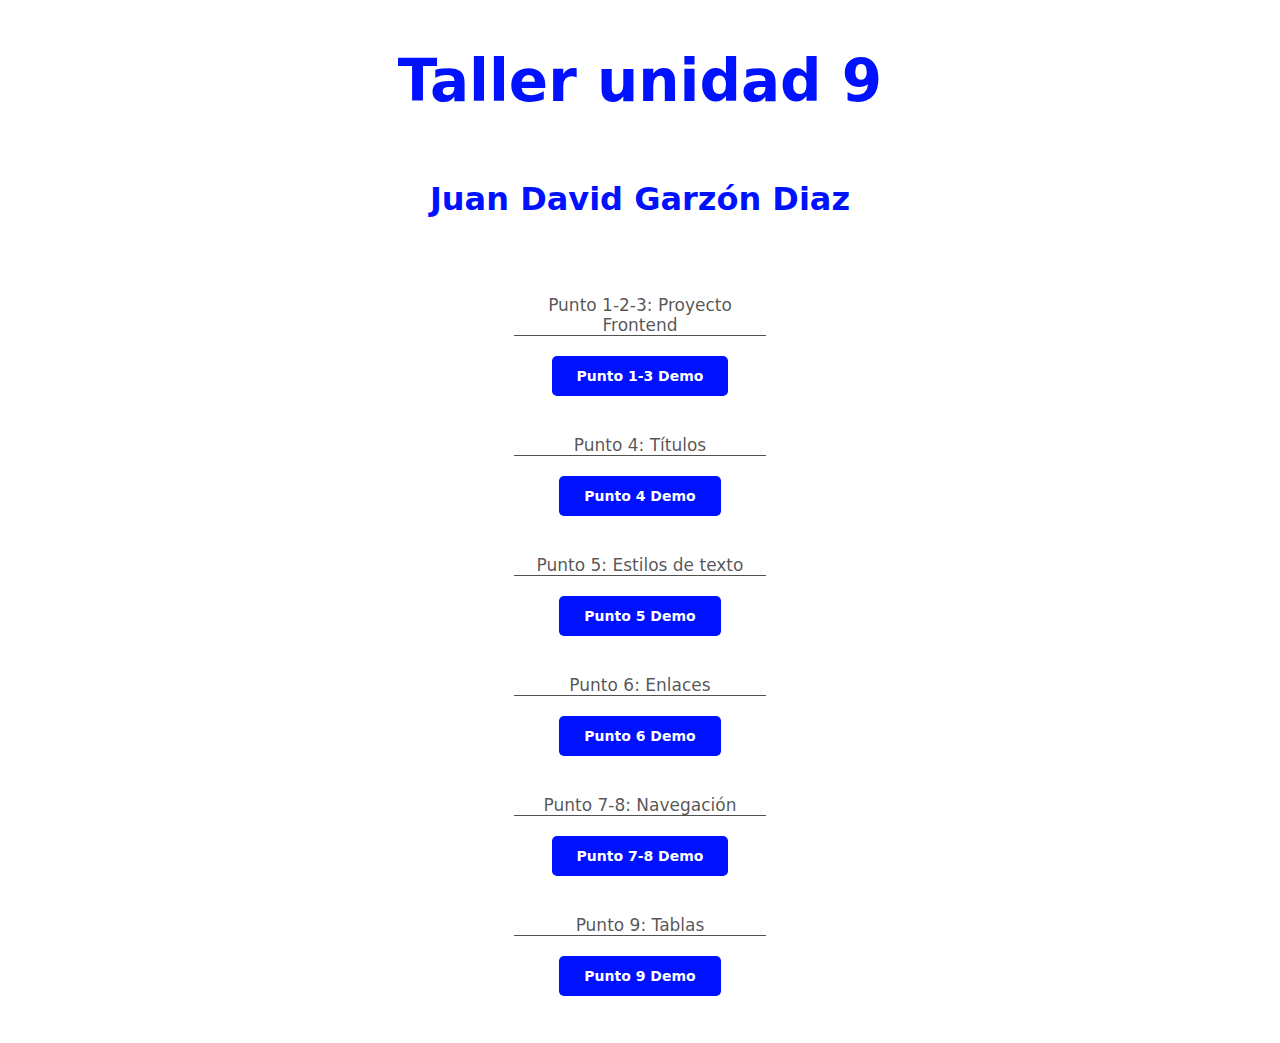
<file: index.html>
<!DOCTYPE html>
<html lang="en">

<head>
  <meta charset="UTF-8">
  <meta http-equiv="X-UA-Compatible" content="IE=edge">
  <meta name="viewport" content="width=device-width, initial-scale=1.0">
  <title>Taller 9 Menú</title>
  <link rel="stylesheet" href="./styles/styles.css">
</head>

<body>
  <div>
    <h1> Taller unidad 9</h1>
    <h2>Juan David Garzón Diaz</h2>
    <nav>
      <ul>
        <li>
          <p>
            Punto 1-2-3: Proyecto Frontend
          </p>
          <a href="./punto-1-3/index.html">
            Punto 1-3 Demo
          </a>
        </li>
        <li>
          <p>
            Punto 4: Títulos
          </p>
          <a href="./punto-4/index-4.html">
            Punto 4 Demo
          </a>
        </li>
        <li>
          <p>
            Punto 5: Estilos de texto
          </p>
          <a href="./punto-5/index-5.html">
            Punto 5 Demo
          </a>
        </li>
        <li>
          <p>
            Punto 6: Enlaces
          </p>
          <a href="./punto-6/index-6.html">
            Punto 6 Demo
          </a>
        </li>
        <li>
          <p>
            Punto 7-8: Navegación
          </p>
          <a href="./punto-7-8/index-7-8.html">
            Punto 7-8 Demo
          </a>
        </li>
        <li>
          <p>
            Punto 9: Tablas
          </p>
          <a href="./punto-9/index-9.html">
            Punto 9 Demo
          </a>
        </li>
      </ul>
    </nav>
  </div>
</body>

</html>
</file>
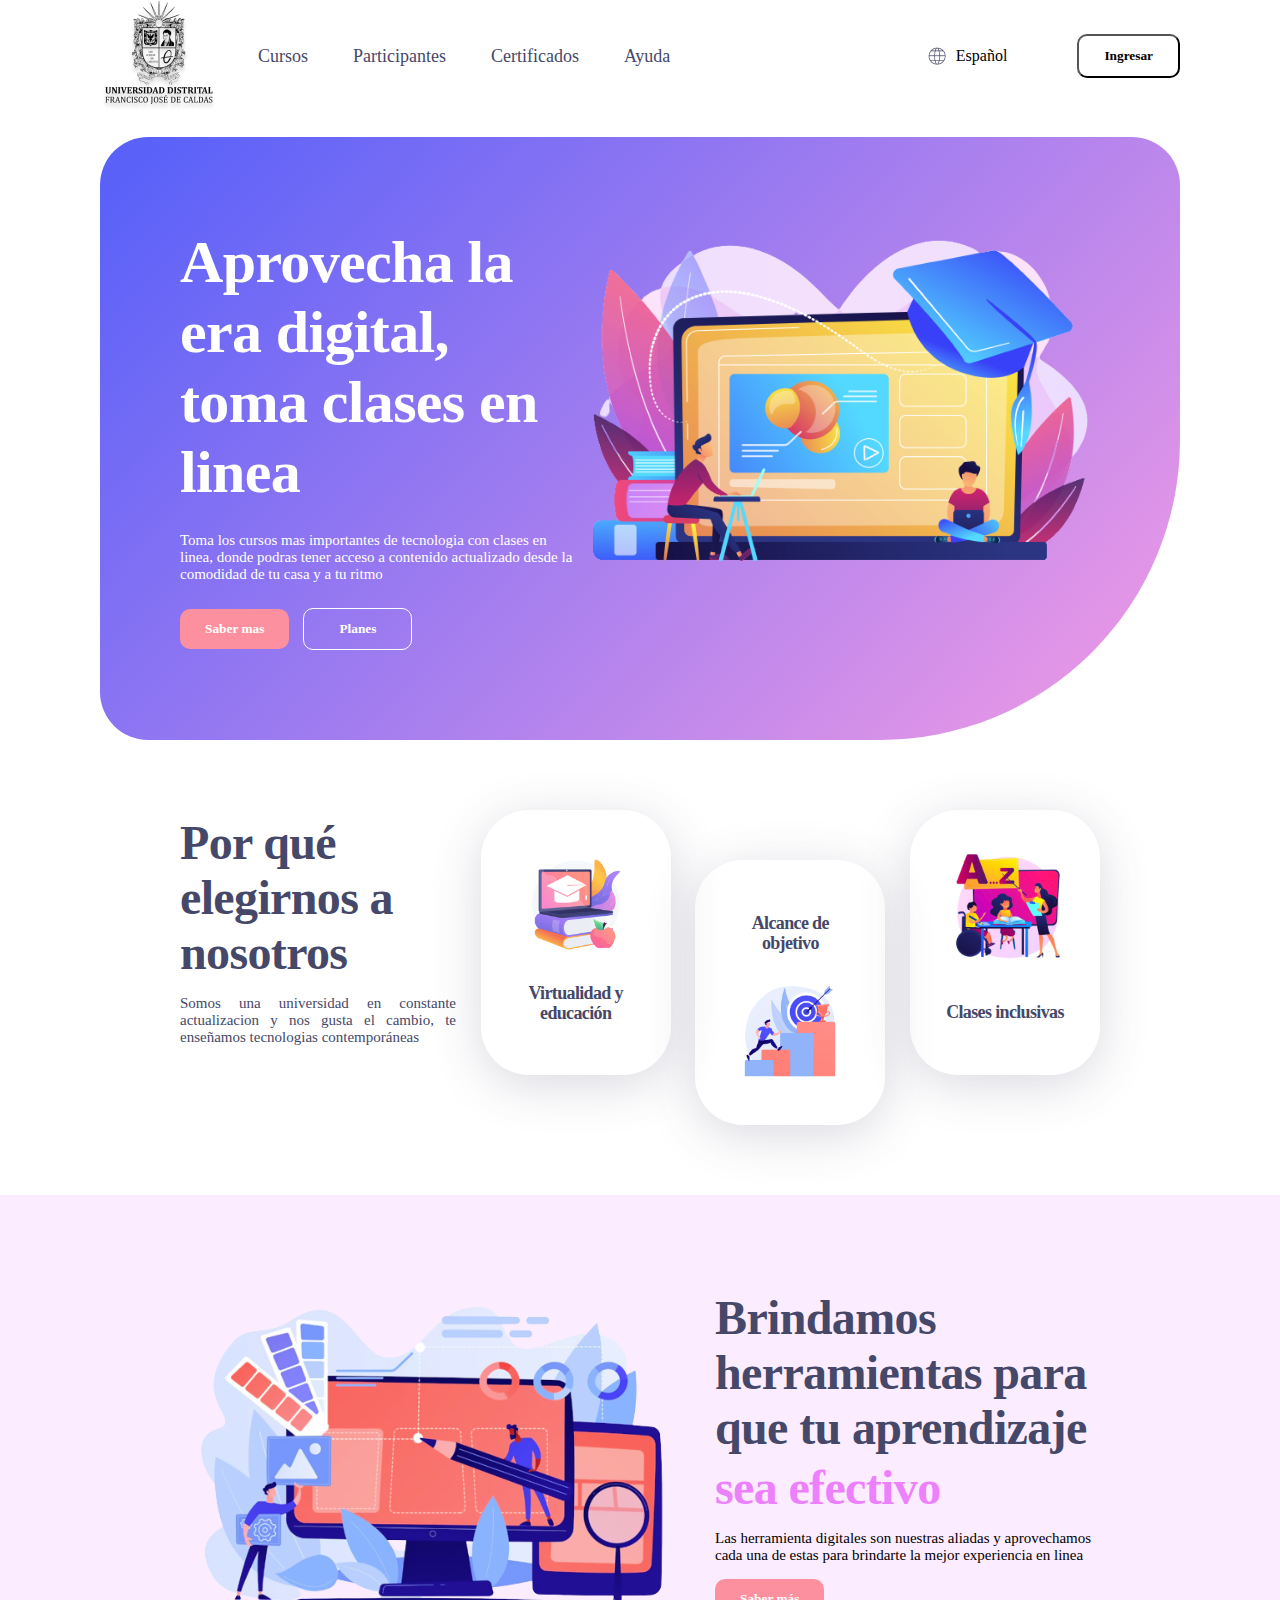
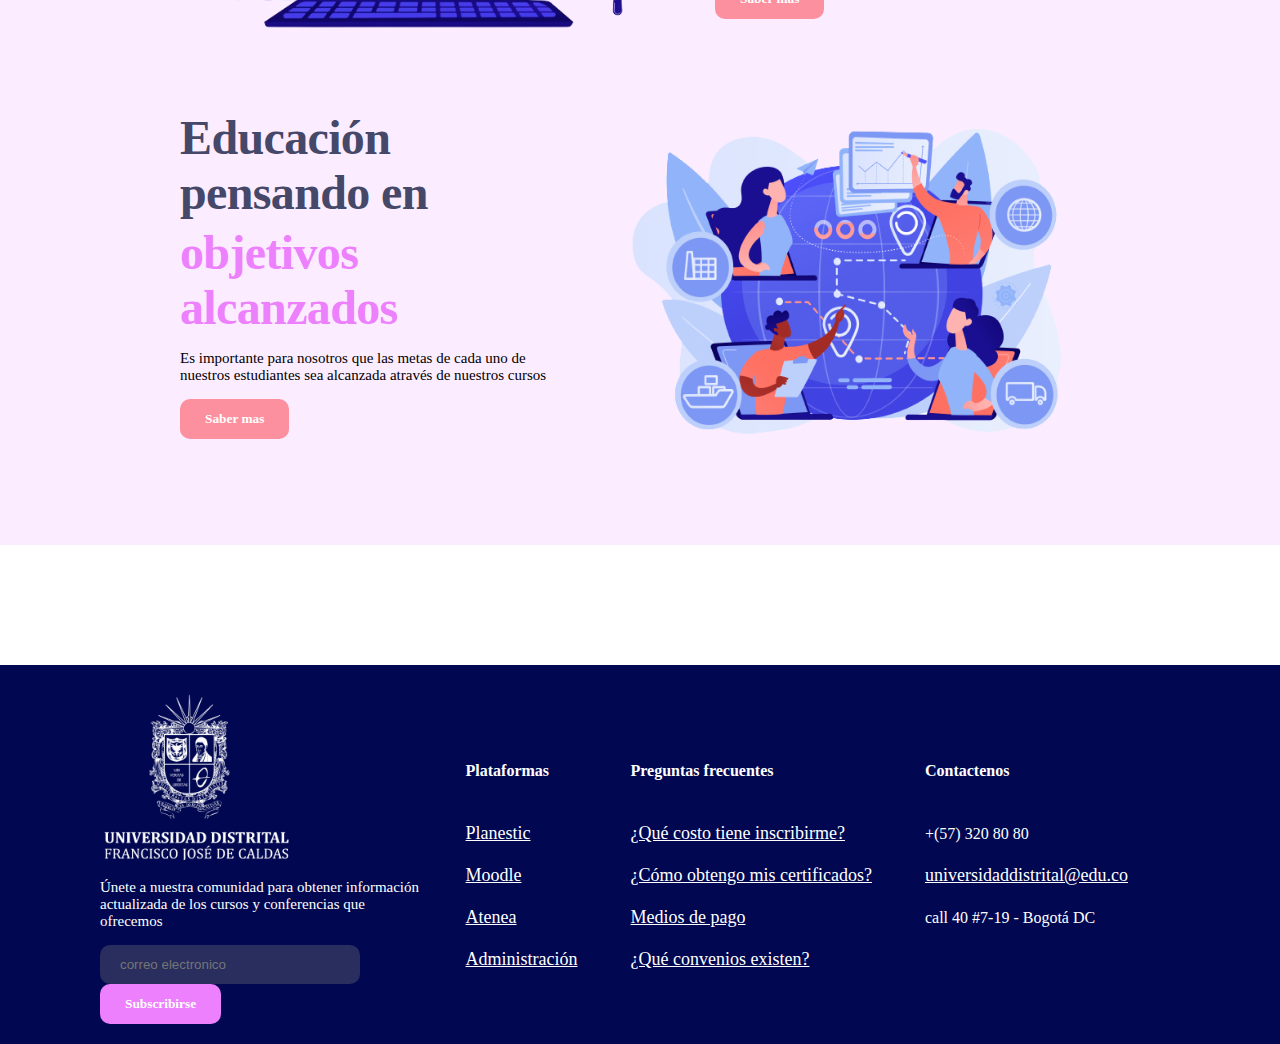
<file: punto-1-3/index.html>
<!DOCTYPE html>
<html lang="en">

<head>
    <meta charset="UTF-8">
    <meta name="viewport" content="width=device-width, initial-scale=1.0">
    <title>UD Atenea Cursos</title>
    <link rel="stylesheet" href="https://indestructibletype.com/fonts/Jost.css">
    <link rel="stylesheet" href="./styles/global-styles.css">
    <link rel="stylesheet" href="./styles/header-styles.css">
    <link rel="stylesheet" href="./styles/banner-styles.css">
    <link rel="stylesheet" href="./styles/section-1-styles.css">
    <link rel="stylesheet" href="./styles/section-2-styles.css">
    <link rel="stylesheet" href="./styles/footer-styles.css">
</head>

<body>
    <header>
        <div class="header__navigation">
            <img src="./public/images/header-logo.png" alt="main-logo">
            <nav>
                <ul>
                    <li><a href="#banner">Cursos</a></li>
                    <li><a href="#section-1">Participantes</a></li>
                    <li><a href="#section-2">Certificados</a></li>
                    <li><a href="#footer">Ayuda</a></li>
                </ul>
            </nav>
        </div>
        <div class="header__settings">
            <div>
                <img src="./public/images/header-world.png" alt="world">
                <span>Español</span>
            </div>
            <button>Ingresar</button>
        </div>
    </header>
    <main>
        <section id="banner">
            <div>
                <div>
                    <h1>Aprovecha la era digital, toma clases en linea</h1>
                    <p>
                        Toma los cursos mas importantes de tecnologia con clases en linea, 
                        donde podras tener acceso a contenido actualizado desde la comodidad 
                        de tu casa y a tu ritmo
                    </p>
                </div>
                <div>
                    <button class="button--orange">Saber mas</button>
                    <button class="button--white">Planes</button>
                </div>
            </div>
            <img src="./public/images/banner-online.png" alt="online-education" width="550px" height="350px">
        </section>
        <section id="section-1">
            <div class="section-1__info">
                <h2>Por qué elegirnos a nosotros</h2>
                <p>
                    Somos una universidad en constante actualizacion y
                    nos gusta el cambio, te enseñamos tecnologias contemporáneas
                </p>

            </div>
            <div class="section-1__card">
                <img src="./public/images/section1-education.png" alt="education" width="120px" height="120px">
                <h3>Virtualidad y educación</h3>
            </div>
            <div class="section-1__card section-1__card-down">
                <h3>Alcance de objetivo</h3>
                <img src="./public/images/section1-goals.png" alt="goals" width="120px" height="120px">
            </div>
            <div class="section-1__card">
                <img src="./public/images/section1-teach.png" alt="teach" width="120px" height="120px">
                <h3>Clases inclusivas</h3>
            </div>
        </section>
        <section id="section-2">
            <div class="section-2__info">
                <img src="./public/images/section2-tools.png" alt="tools" width="500px" height="350px">
                <div>
                    <h2>Brindamos herramientas para que tu aprendizaje</h2>
                    <h2 class="section-2__sub-pink">sea efectivo </h2>
                    <p>
                        Las herramienta digitales son nuestras aliadas y
                        aprovechamos cada una de estas para brindarte la
                        mejor experiencia en linea
                    </p>
                    <button class="button--orange">Saber más</button>
                </div>
            </div>
            <div class="section-2__info">
                <div>
                    <h2>Educación pensando en</h2>
                    <h2 class="section-2__sub-pink">objetivos alcanzados</h2>
                    <p>
                        Es importante para nosotros que las metas de cada uno de
                        nuestros estudiantes sea alcanzada através de nuestros cursos
                    </p>
                    <button class="button--orange">Saber mas</button>
                </div>
                <img src="./public/images/section2-goals.png" alt="goals" width="500px" height="350px">
            </div>
        </section>
    </main>
    <footer id="footer">
        <div class="footer__info">
            <img src="./public/images/footer-logo.png" alt="footer-logo" width="200px" height="175px">
            <div>
                <p>
                    Únete a nuestra comunidad para obtener información
                    actualizada de los cursos y conferencias que ofrecemos
                </p>
                <form method="post">
                    <input id="email" type="email" name="user_name" placeholder="correo electronico">
                    <button class="button--pink">Subscribirse</button>
                </form>
            </div>
        </div>
        <div>
            <table>
                <tr>
                    <th>Plataformas</th>
                    <th>Preguntas frecuentes</th>
                    <th>Contactenos</th>
                </tr>
                <tr>
                    <td><a href="">Planestic</a></td>
                    <td><a href="">¿Qué costo tiene inscribirme?</a></td>
                    <td>+(57) 320 80 80</td>
                </tr>
                <tr>
                    <td><a href="">Moodle</a></td>
                    <td><a href="">¿Cómo obtengo mis certificados?</a></td>
                    <td><a href="">universidaddistrital@edu.co</a></td>
                </tr>
                <tr>
                    <td><a href="">Atenea</a></td>
                    <td><a href="">Medios de pago</a></td>
                    <td>call 40 #7-19 - Bogotá DC</td>
                </tr>
                <tr>
                    <td><a href="">Administración</a></td>
                    <td><a href="">¿Qué convenios existen?</a></td>
                </tr>
            </table>
        </div>
    </footer>
</body>

</html>
</file>
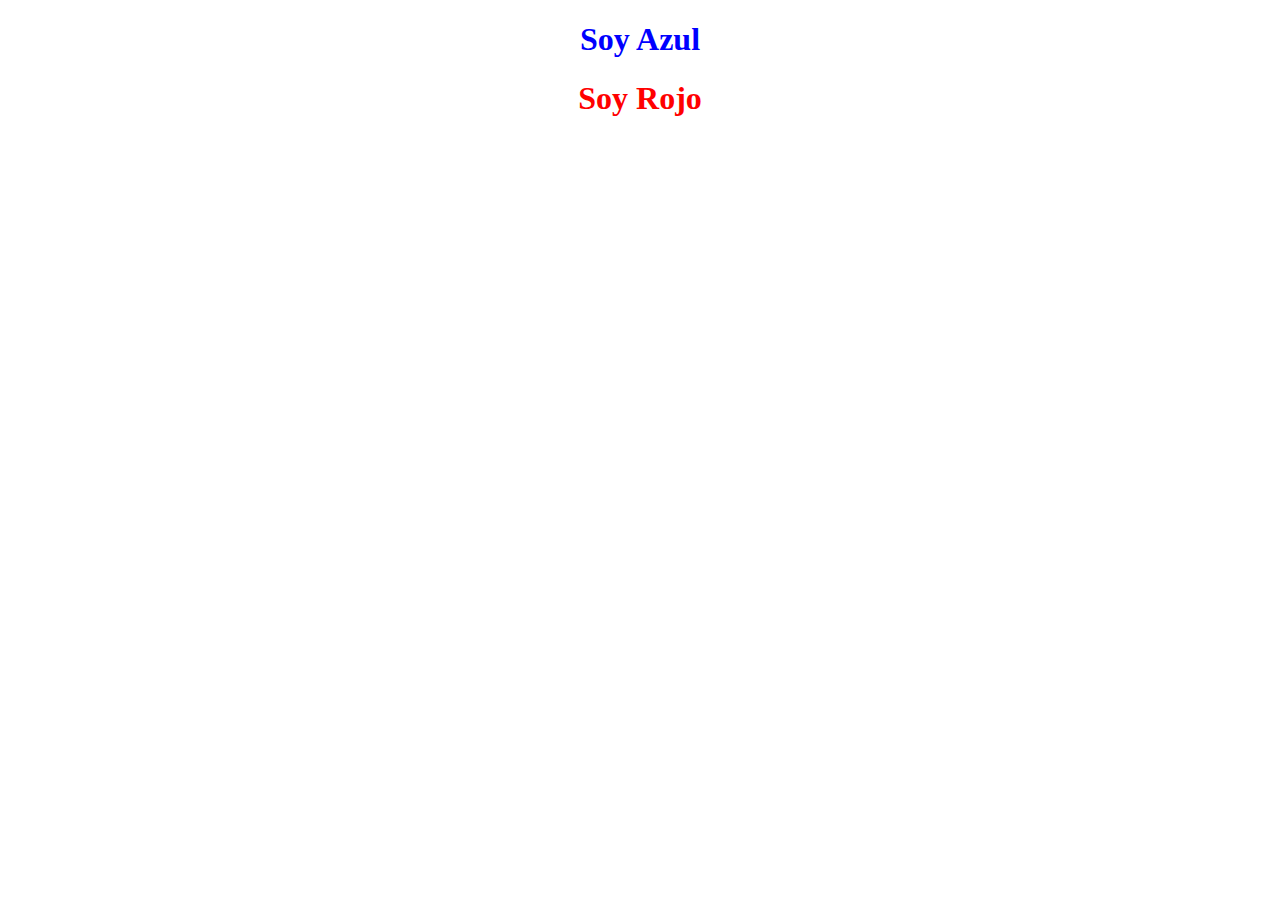
<file: punto-4/index-4.html>
<!DOCTYPE html>
<html lang="es">
<head>
    <meta charset="UTF-8">
    <meta name="viewport" content="width=device-width, initial-scale=1.0">
    <title>Titulos</title>
    <link rel="stylesheet" href="./styles/punto-4-styles.css">
</head>
<body>

    <div class="texto-azul">
        <h1>Soy Azul</h1>
    </div>

    <div class="texto-rojo">
        <h1>Soy Rojo</h1>
    </div>

</body>
</html>
</file>
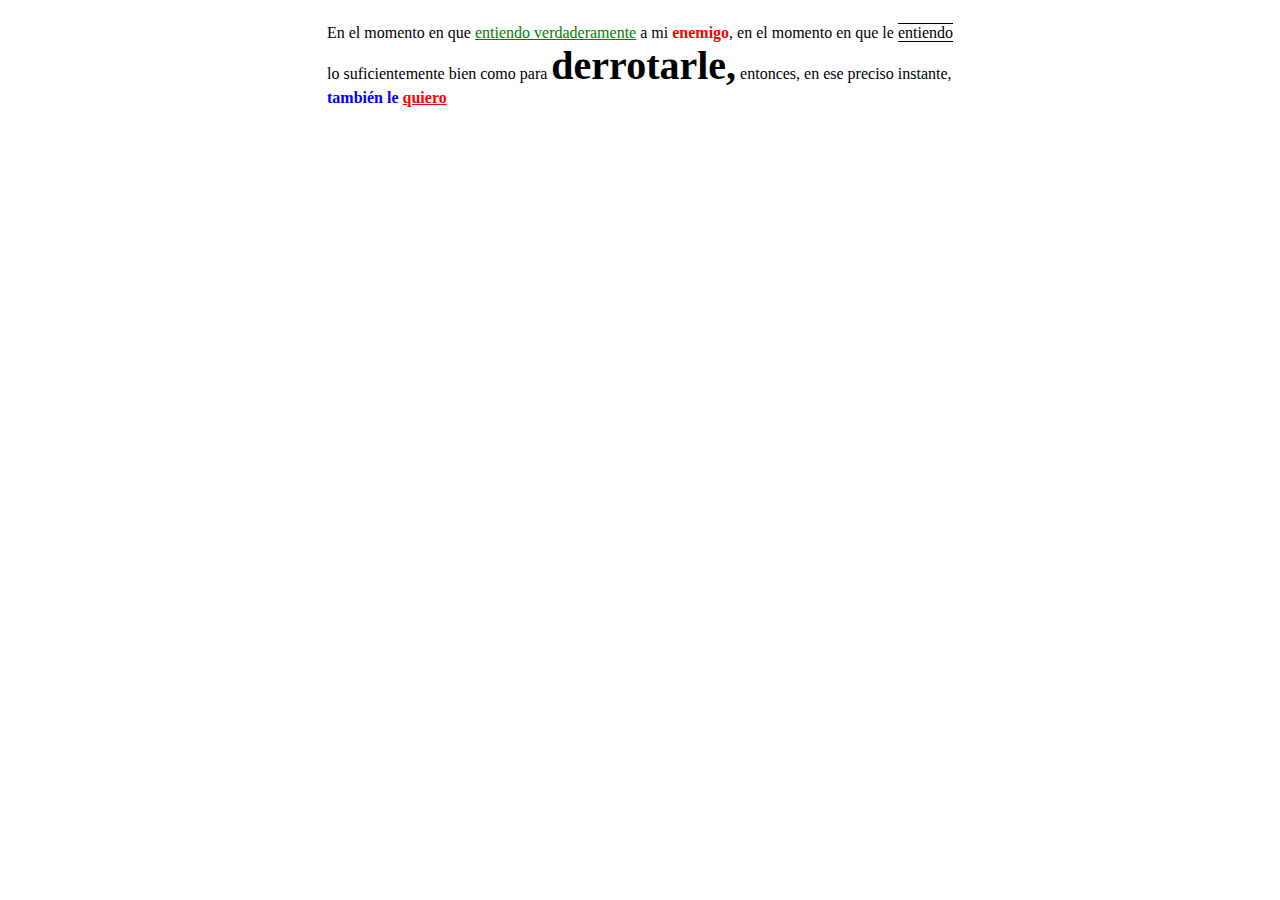
<file: punto-5/index-5.html>
<!DOCTYPE html>
<html lang="en">
<head>
    <meta charset="UTF-8">
    <meta name="viewport" content="width=device-width, initial-scale=1.0">
    <title>Punto 5</title>
    <link rel="stylesheet" href="./styles/punto-5-styles.css">
</head>
<body>
    <p class="texto">
        <span>En el momento en que</span>
        <u class="texto-verde">entiendo verdaderamente</u>
        <span>a mi</span>
        <span><b class="texto-rojo-b">enemigo</b>,</span>
        <span>en el momento en que le</span>
        <span class="lineas">entiendo</span>
        <br>
        <span>lo suficientemente bien como para</span>
        <b class="texto-grande">derrotarle,</b>
        <span>entonces,</span>
        <span>en ese preciso instante,</span>
        <br>
        <b class="texto-azul">también le</b>
        <b><u class="texto-rojo-l">quiero</u></b>
    </p>
</body>
</body>
</html>
</file>
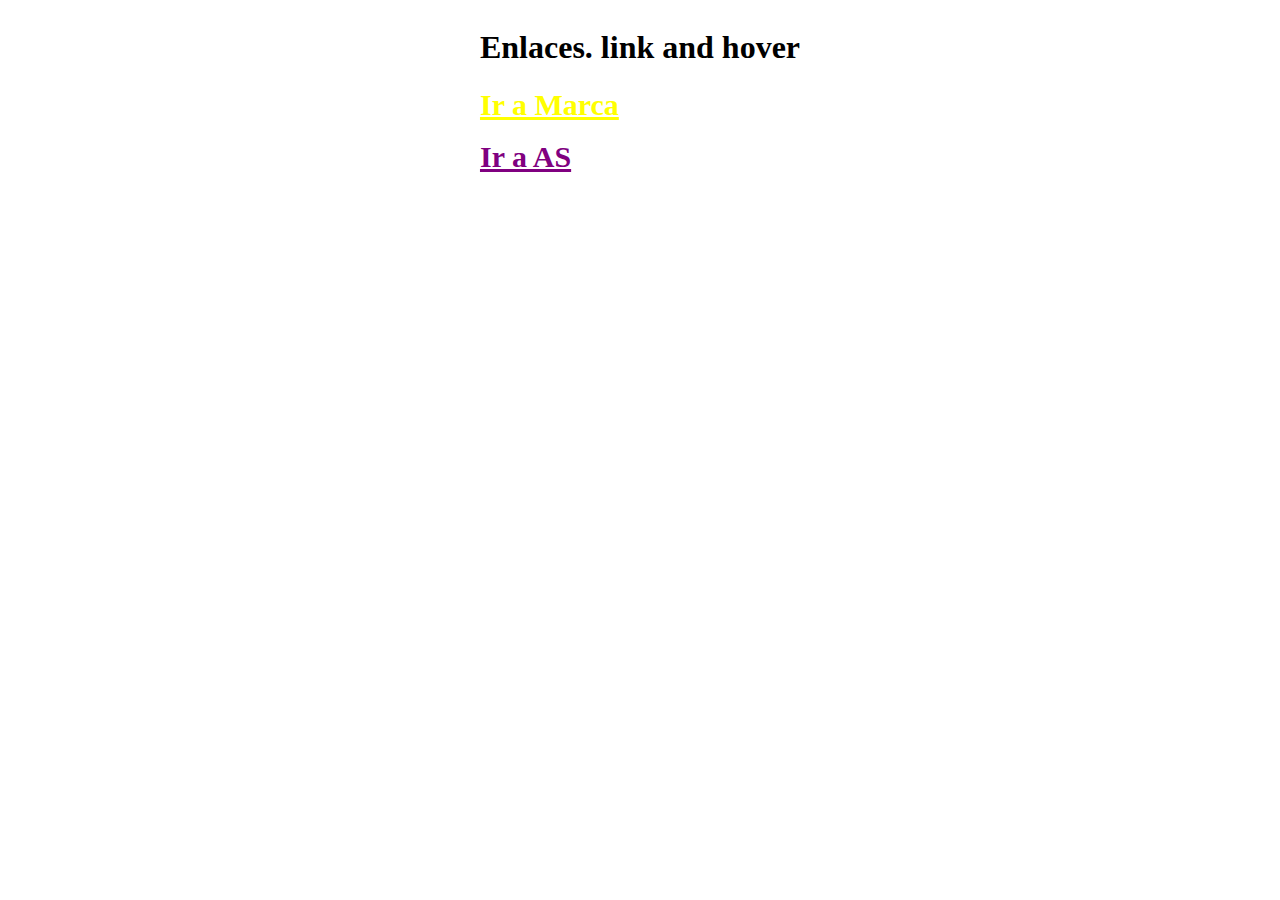
<file: punto-6/index-6.html>
<!DOCTYPE html>
<html lang="es">
<head>
    <meta charset="UTF-8">
    <meta name="viewport" content="width=device-width, initial-scale=1.0">
    <title>Punto-6</title>
    <link rel="stylesheet" href="./styles/punto-6-styles.css">
</head>
<body>
        <div class="contenedor">
            <b><h1>Enlaces. link and hover</h1></b>
            <b><a href="#" class="link-amarillo">Ir a Marca</a></b>
            <br>
            <b><a href="#" class="link-morado">Ir a AS</a></b>
        </div>
</body>
</html>
</file>
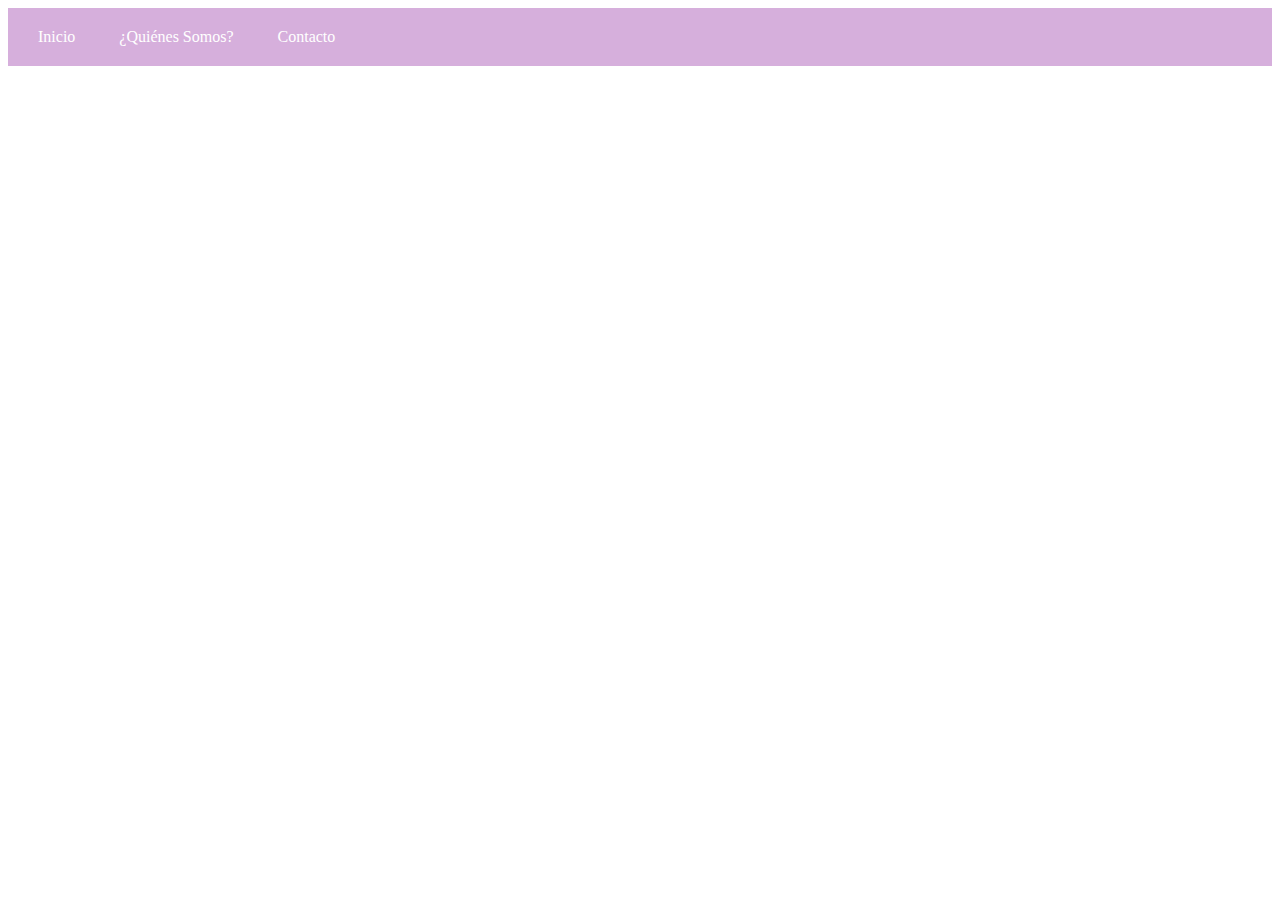
<file: punto-7-8/index-7-8.html>
<!DOCTYPE html>
<html lang="en">
<head>
    <meta charset="UTF-8">
    <meta name="viewport" content="width=device-width, initial-scale=1.0">
    <title>Punto 7-9</title>
    <link rel="stylesheet" href="./styles/punto-7-8-style.css">
</head>
<body>
    <header>
        <nav>
            <a href="#">Inicio</a>
            <a href="#">¿Quiénes Somos?</a>
            <a href="#">Contacto</a>
        </nav>
    </header>    
</body>
</html>
</file>
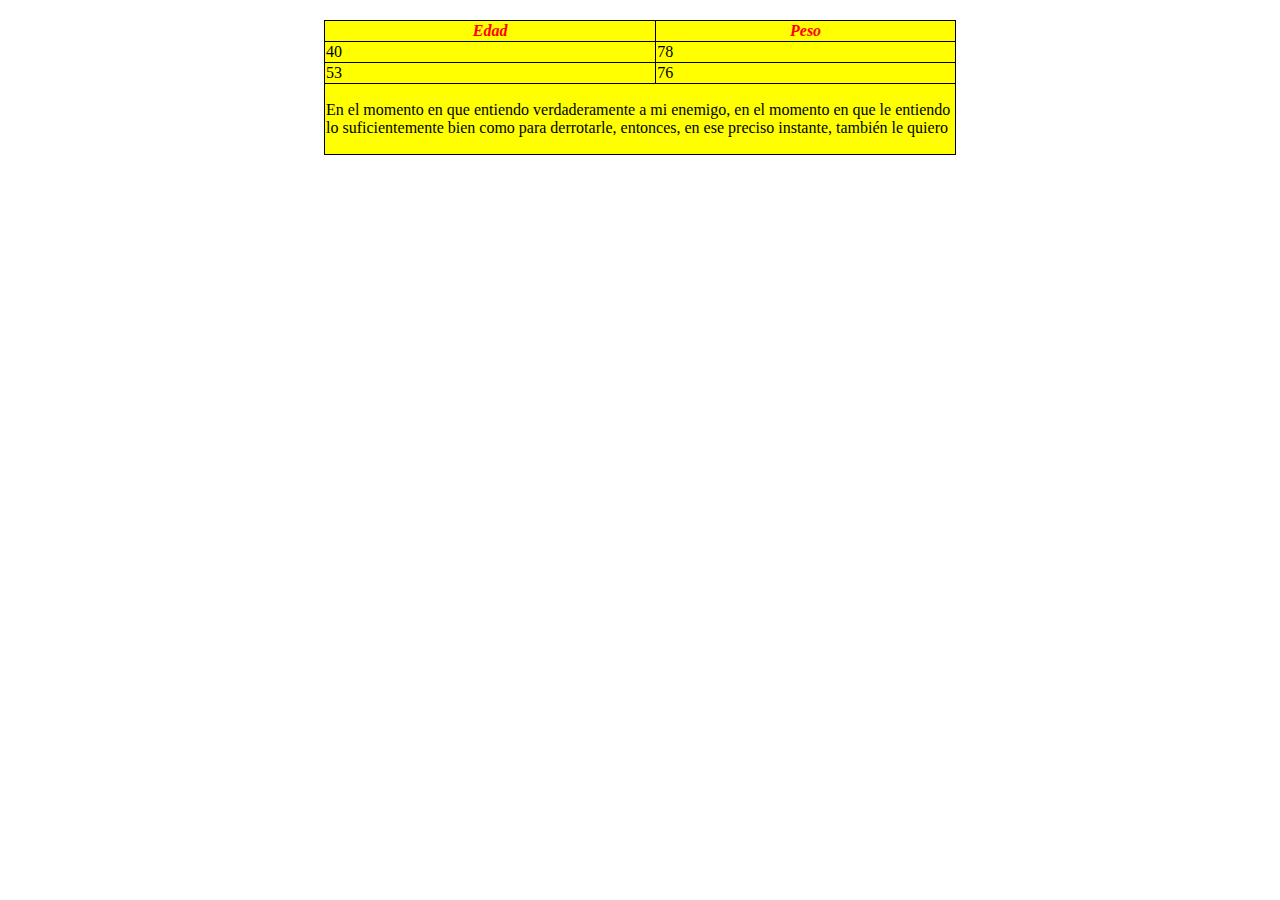
<file: punto-9/index-9.html>
<!DOCTYPE html>
<html lang="en">

<head>
    <meta charset="UTF-8">
    <meta name="viewport" content="width=device-width, initial-scale=1.0">
    <title>Punto 9</title>
    <link rel="stylesheet" href="./styles/punto-9-styles.css">
</head>

<body>
    <table>
        <tr>
            <th><i>Edad</i></th>
            <th><i>Peso</i></th>
        </tr>
        <tr>
            <td>40</td>
            <td>78</td>
        </tr>
        <tr>
            <td>53</td>
            <td>76</td>
        </tr>
        <tr class="row-span">
            <td colspan="2">
                <p>En el momento en que entiendo verdaderamente a mi enemigo, en el momento en que le entiendo lo
                    suficientemente bien como para derrotarle, entonces, en ese preciso instante, también le quiero
                </p>
            </td>
        </tr>
    </table>
</body>

</html>
</file>
<file: styles/styles.css>
body {
  text-align: center;
  color: #000000b5;
  font-family: system-ui, -apple-system;
}

body,
div {
  display: flex;
  justify-content: center;
  align-items: center;
}

div {
  flex-direction: column;
  width: 50%;
  height: 50%;
  text-align: center;
}

h1 {
  font-size: 58px;
  color: #0011ff;
}

h2 {
  font-size: 32px;
  color: #0011ff;
}

nav {
  width: 40%;
}

ul {
  padding: 0;
  text-align: center;
  list-style: none;
}

li {
  margin: 50px 0;
}

p {
  margin: 40px 0 30px;
  color: #000000ae;
  font-size: 17px;
  border-bottom: 1px solid;
}

a {
  padding: 12px 25px;
  color: #ffffff;
  background-color: #0011ff;
  border: none;
  border-radius: 5px;
  font-family: system-ui, -apple-system;
  font-size: 14px;
  font-weight: bold;
  text-decoration: none;
  cursor: pointer;
}

a:hover {
  background-color: #e2e2e2;
  color: #0011ff;
}
</file>
<file: punto-1-3/styles/global-styles.css>
body{
    margin: 0px;
}
a{
    font-family: 'Jost';
    font-size: 18px;
}
button{
    padding: 12px 25px;
    font-family: 'Jost';
    font-weight: bold;
    border-radius: 10px;
    cursor: pointer;
}
.button--orange{
    margin-right: 10px;
    background-color: #FD909E;
    color: white;
    border: none;
}
p{
    font-family: 'Jost';
    font-size: 15px;
    font-weight: 300;
}
h2{
    margin: 5px 0px;
    color: #454868;
    font-family: 'Jost';
    font-size: 48px;
    line-height: 55px;
    letter-spacing: -0.64px;
}
h2{
    margin: 5px 0px;
    color: #454868;
    font-family: 'Jost';
    font-size: 48px;
    line-height: 55px;
    letter-spacing: -0.64px;
}
</file>
<file: punto-1-3/styles/header-styles.css>
header{
    display: flex;
    justify-content: space-between;
    margin: 0px 100px;
}
.header__navigation{
    display: flex;
    align-items: center;
}
.header__navigation nav ul{
    display: flex;
    gap: 45px;
    list-style: none;
}
.header__navigation nav ul li a{
    text-decoration: none;
    color: #454868;
}
.header__settings{
    display: flex;
    align-items: center;
    gap: 70px;
}
.header__settings div{
    display: flex;
    align-items: center;
    gap: 10px;
    font-family: 'Jost';
    font-size: 16px;
    font-weight: 400;
}
.header__settings button{
    background-color: transparent;
    border-radius: 1px solid #45486854;
}
</file>
<file: punto-1-3/styles/banner-styles.css>
#banner{
    display: flex;
    margin: 25px 100px;
    padding: 90px 80px;
    background: linear-gradient(313.18deg, #EE9AE5 3.28%, #5961F9 97.04%);
    border-radius: 48px 48px 300px 48px;
}
h1{
    margin: 0px;
    color: white;
    font-family: 'Jost';
    font-size: 60px;
    font-weight: 600px;
    line-height: 70px;
    letter-spacing: -0.64px;
}
#banner p{
    margin: 25px 0px;
    color: white;
}
.button--white{
    padding: 12px 35px;
    background-color: transparent;
    color: white;
    border: 1px solid #fff;
}
</file>
<file: punto-1-3/styles/section-1-styles.css>
#section-1{
    display: flex;
    justify-content: space-between;
    margin: 50px 100px;
    padding: 20px 80px;
}
.section-1__info{
    width: 30%;
}
.section-1__info p{
    color: #454868;
    text-align: justify;

}
.section-1__card{
    display: flex;
    flex-direction: column;
    align-items: center;
    justify-content: space-between;
    width: min-content;
    height: 195px;
    padding: 35px;
    border-radius: 48px;
    box-shadow: 0px 10px 50px #45486833;
}
.section-1__card-down{
    margin-top: 50px;
}
.section-1__card h3{
    font-family: 'Jost';
    font-size: 18px;
    color: #454868;
    line-height: 20px;
    letter-spacing: -0.64px;
    text-align: center;
}
</file>
<file: punto-1-3/styles/section-2-styles.css>
#section-2{
    padding: 20px 180px;
    background: #ED80FD26;
}
.section-2__info{
    display: flex;
    gap: 35px;
    margin: 70px 0px;

}
.section-2__sub-pink{
    color: #ED80FD;
}
</file>
<file: punto-1-3/styles/footer-styles.css>
#footer{
    display: flex;
    justify-content: space-between;
    align-items: center;
    margin-top: 120px;
    padding: 20px 100px;
    background-color: #010851;
    color: #fff;
}
.footer__info{
    width: 30%;
}
input{
    width: 220px;
    padding: 12px 20px;
    margin-right: -15px;
    border: none;
    border-radius: 10px;
    background-color: #45486899;
}
.button--pink{
    background-color: #ED80FD;
    color: #fff;
    border: none;
}
table{
    font-family: 'Jost';
    text-align: left;
}
tr{
    height: 40px;
}
th{
    height: 80px;
}
td{
    padding-right: 50px;
}
td a{
    color: #fff;
}
</file>
<file: punto-4/styles/punto-4-styles.css>
.texto-azul {
    color: blue;
    text-align: center;
}

.texto-rojo {
    color: red;
    text-align: center;
}
</file>
<file: punto-5/styles/punto-5-styles.css>
.texto-verde{
    color: green;
}
.texto-rojo-b{
    color: red;
}
.lineas{
    border-top: 1px solid #000;
    border-bottom: 1px solid #000;
}
.texto-grande{
    font-size: 40px;
}
.texto-azul{
    color: blue;
}
.texto-rojo-l{
    color: red;
}
body{
    display: flex;
    justify-content: center;
    align-items: center;
}
.texto{
    text-align: left;
}
</file>
<file: punto-6/styles/punto-6-styles.css>
body {
    display: flex;
    justify-content: center;
    align-items: center;
}

.contenedor {
    text-align: left;
}

a {
    display: block;
}

.link-amarillo {
    color: yellow;
    font-size: 30px;
}

.link-morado {
    color: purple;
    font-size: 30px;
}
</file>
<file: punto-7-8/styles/punto-7-8-style.css>
header {
    background-color: #d6afdc; 
    padding: 10px;
}

nav a {
    color: white;
    text-decoration: none;
    padding: 10px;
    margin: 0 10px;
    display: inline-block;
}

nav a:hover {
    background-color: #0000ff;
}
</file>
<file: punto-9/styles/punto-9-styles.css>
table {
    width: 50%;
    margin: 20px auto;
    border-collapse: collapse;
    background-color: yellow; 
}

th, td {
    border: 1px solid #000000;
}

th {
    background-color: yellow; 
    color: red;
}

.row-span {
    background-color: yellow; 
}
</file>
